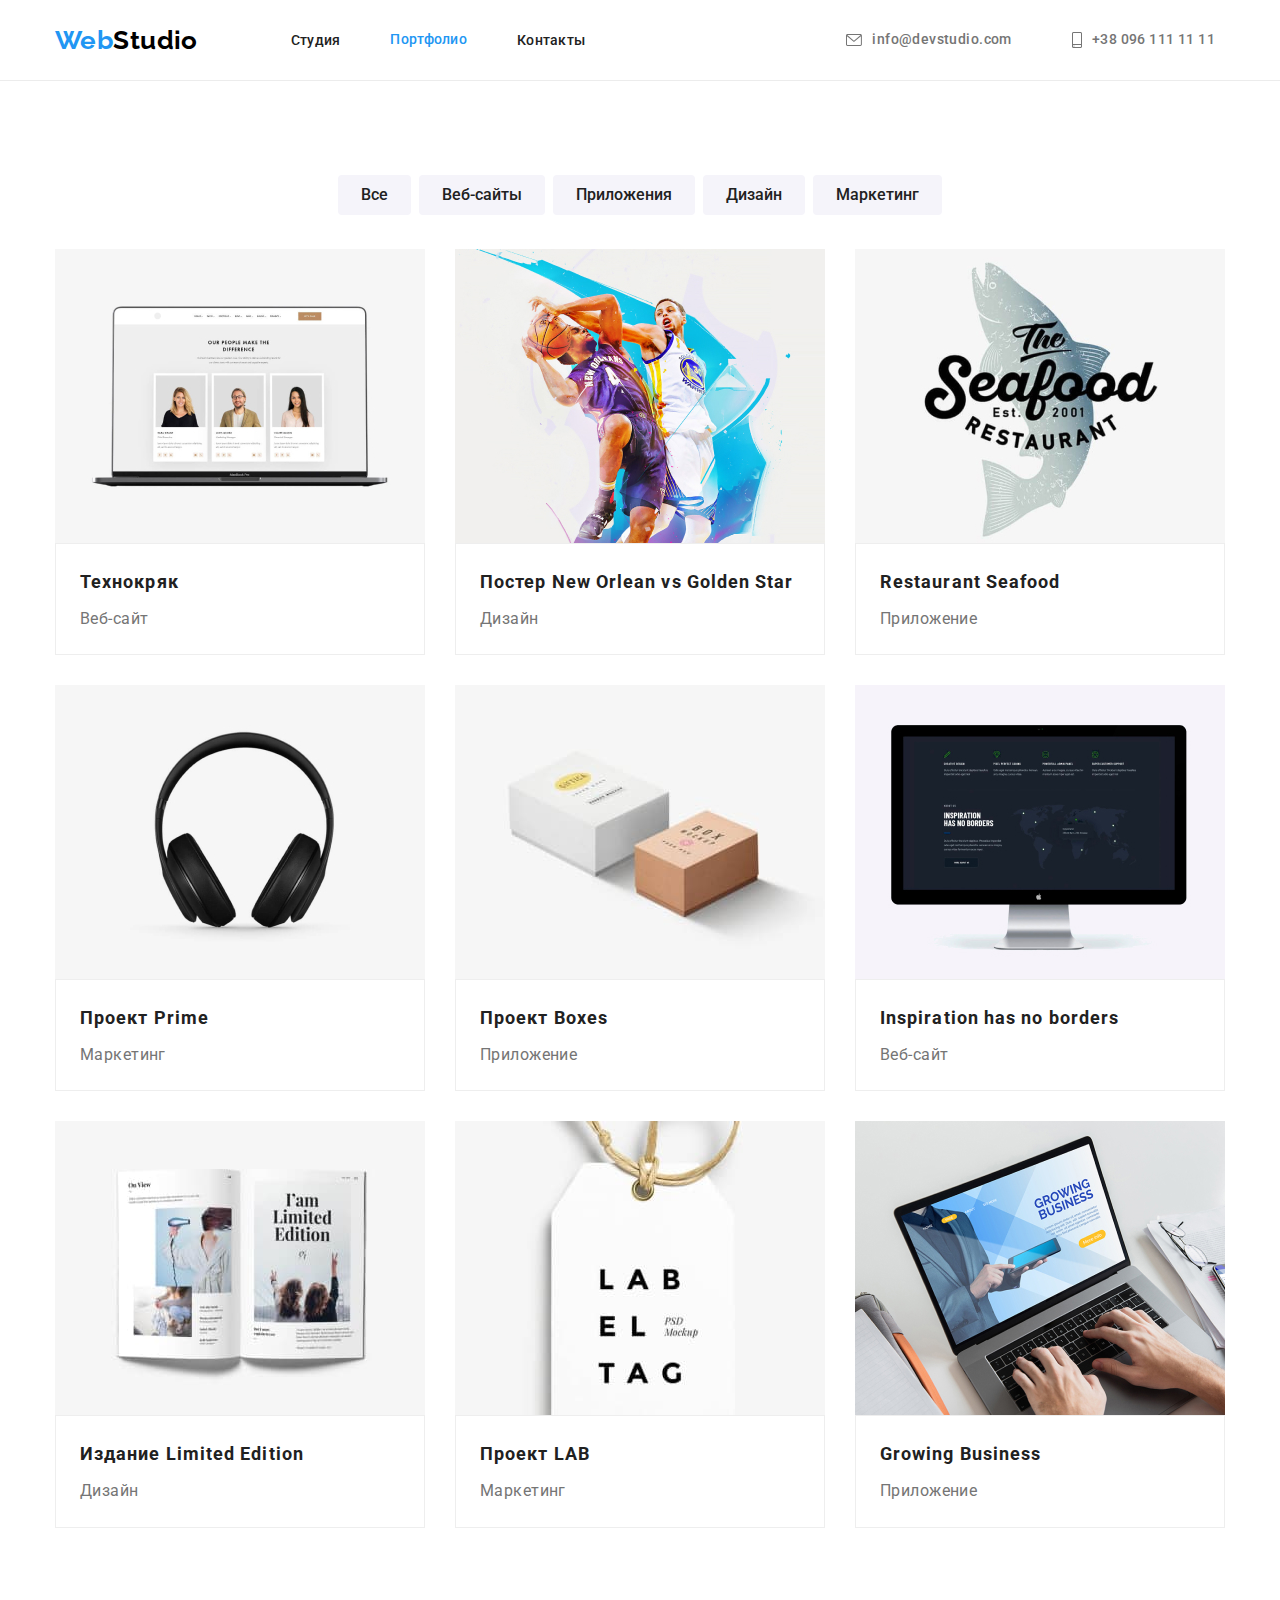
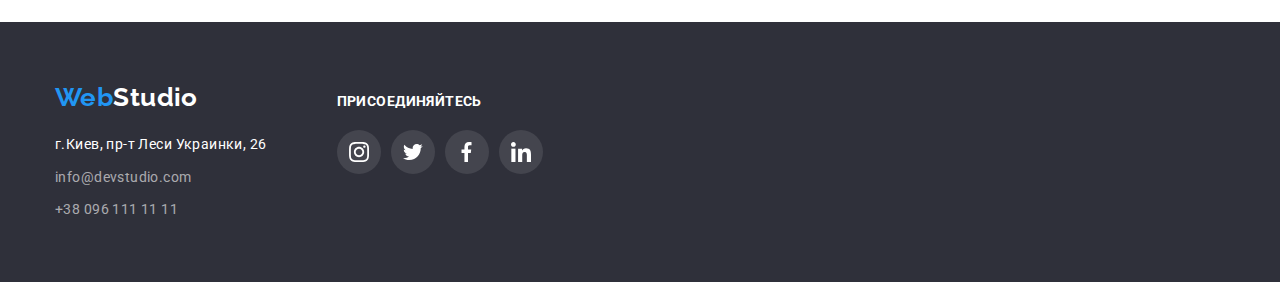
<file: portfolio.html>
<!DOCTYPE html>
<html lang="ru">
  <head>
    <meta charset="UTF-8" />
    <meta http-equiv="X-UA-Compatible" content="IE=edge" />
    <meta name="viewport" content="width=device-width, initial-scale=1.0" />
    <title>Документ</title>
    <link" rel="preconnect" href="https://fonts.googleapis.com" />
    <link rel="preconnect" href="https://fonts.gstatic.com" crossorigin />
    <link
      href="https://fonts.googleapis.com/css2?family=Raleway:wght@700&family=Roboto:wght@400;500;700;900&display=swap"
      rel="stylesheet"
    />
    <link
      rel="stylesheet"
      href="//cdnjs.cloudflare.com/ajax/libs/modern-normalize/1.1.0/modern-normalize.min.css"
    />
    <link rel="stylesheet" href="./css/styles.css" />
  </head>
  <body class="body">
    <header class="header">
      <div class="container header-container">
        <nav class="nav">
          <a lang="en" href="./index.html" class="logo">
            <span class="logo-accent">Web</span>Studio</a
          >
          <ul class="site-nav list">
            <li><a href="./index.html" class="link">Студия</a></li>
            <li>
              <a href="./portfolio.html" class="link current">Портфолио</a>
            </li>
            <li><a href="./portfolio.html" class="link">Контакты</a></li>
          </ul>
        </nav>
        <ul class="contact list">
          <li class="contact-list item">
            <a lang="en" href="mailto:info@devstudio.com" class="mailto">
              <svg class="icon-envelope" width="16px" height="12px">
                <use href="./images/symbol-defs.svg#icon-envelope"></use></svg
              >info@devstudio.com</a
            >
          </li>
          <li class="contact-list item">
            <a href="tel:+380961111111" class="phone"
              ><svg class="icon-tel" width="10px" height="16px">
                <use href="./images/symbol-defs.svg#icon-tel"></use>
              </svg>
              +38 096 111 11 11</a
            >
          </li>
        </ul>
      </div>
    </header>
    <main class="main">
      <section class="gallery">
        <div class="container">
          <h1 class="visually-hidden">Наши работы</h1>
          <ul class="btn-group">
            <li>
              <button class="button primary" type="button">Все</button>
            </li>
            <li>
              <button class="button primary" type="button">Веб-сайты</button>
            </li>
            <li>
              <button class="button primary" type="button">Приложения</button>
            </li>
            <li>
              <button class="button primary" type="button">Дизайн</button>
            </li>
            <li>
              <button class="button primary" type="button">Маркетинг</button>
            </li>
          </ul>
          <ul class="gallery-list">
            <li class="item">
              <a href="#" class="photo" target="_blank">
                <div class="gallery-picture">
                  <img
                    src="./images/img-5.jpg"
                    width="370"
                    alt="Фото команды"
                  />
                  <div class="gallery-overlay-text">
                    <p class="gallery-overlay">
                      Ресурс предлагает комплексные предложения с разным уровнем
                      функционала и сервисов. Все это позволит посетителю
                      получить исчерпывающие сведения о компании или частном
                      лице.
                    </p>
                  </div>
                </div>
                <div class="gallery-example">
                  <h2 class="gallery-title">Технокряк</h2>
                  <p class="example-work">Веб-сайт</p>
                </div>
              </a>
            </li>
            <li class="item">
              <a href="#" class="photo" target="_blank">
                <div class="gallery-picture">
                  <img
                    src="./images/img-6.jpg"
                    width="370"
                    alt="Фото спортсменов"
                  />
                  <div class="gallery-overlay-text">
                    <p class="gallery-overlay">
                      Ресурс предлагает комплексные предложения с разным уровнем
                      функционала и сервисов. Все это позволит посетителю
                      получить исчерпывающие сведения о компании или частном
                      лице.
                    </p>
                  </div>
                </div>
                <div class="gallery-example">
                  <h2 class="gallery-title">
                    Постер New Orlean vs Golden Star
                  </h2>
                  <p class="example-work">Дизайн</p>
                </div>
              </a>
            </li>
            <li class="item">
              <a href="#" class="photo" target="_blank">
                <div class="gallery-picture">
                  <img
                    src="./images/img-7.jpg"
                    width="370"
                    alt="Фото ресторана"
                  />
                  <div class="gallery-overlay-text">
                    <p class="gallery-overlay">
                      Ресурс предлагает комплексные предложения с разным уровнем
                      функционала и сервисов. Все это позволит посетителю
                      получить исчерпывающие сведения о компании или частном
                      лице.
                    </p>
                  </div>
                </div>
                <div class="gallery-example">
                  <h2 class="gallery-title">Restaurant Seafood</h2>
                  <p class="example-work">Приложение</p>
                </div>
              </a>
            </li>
            <li class="item">
              <a href="#" class="photo" target="_blank">
                <div class="gallery-picture">
                  <img
                    src="./images/img-8.jpg"
                    width="370"
                    alt="Фото ресторана"
                  />
                  <div class="gallery-overlay-text">
                    <p class="gallery-overlay">
                      Ресурс предлагает комплексные предложения с разным уровнем
                      функционала и сервисов. Все это позволит посетителю
                      получить исчерпывающие сведения о компании или частном
                      лице.
                    </p>
                  </div>
                </div>
                <div class="gallery-example">
                  <h2 class="gallery-title">Проект Prime</h2>
                  <p class="example-work">Маркетинг</p>
                </div>
              </a>
            </li>
            <li class="item">
              <a href="#" class="photo" target="_blank">
                <div class="gallery-picture">
                  <img
                    src="./images/img17.jpg"
                    width="370"
                    alt="Фото ресторана"
                  />
                  <div class="gallery-overlay-text">
                    <p class="gallery-overlay">
                      Ресурс предлагает комплексные предложения с разным уровнем
                      функционала и сервисов. Все это позволит посетителю
                      получить исчерпывающие сведения о компании или частном
                      лице.
                    </p>
                  </div>
                </div>
                <div class="gallery-example">
                  <h2 class="gallery-title">Проект Boxes</h2>
                  <p class="example-work">Приложение</p>
                </div>
              </a>
            </li>
            <li class="item">
              <a href="#" class="photo" target="_blank">
                <div class="gallery-picture">
                  <img
                    src="./images/img-10.jpg"
                    width="370"
                    alt="Фото ресторана"
                  />
                  <div class="gallery-overlay-text">
                    <p class="gallery-overlay">
                      Ресурс предлагает комплексные предложения с разным уровнем
                      функционала и сервисов. Все это позволит посетителю
                      получить исчерпывающие сведения о компании или частном
                      лице.
                    </p>
                  </div>
                </div>
                <div class="gallery-example">
                  <h2 class="gallery-title">Inspiration has no borders</h2>
                  <p class="example-work">Веб-сайт</p>
                </div>
              </a>
            </li>
            <li class="item">
              <a href="#" class="photo" target="_blank">
                <div class="gallery-picture">
                  <img
                    src="./images/img31.jpg"
                    width="370"
                    alt="Фото ресторана"
                  />
                  <div class="gallery-overlay-text">
                    <p class="gallery-overlay">
                      Ресурс предлагает комплексные предложения с разным уровнем
                      функционала и сервисов. Все это позволит посетителю
                      получить исчерпывающие сведения о компании или частном
                      лице.
                    </p>
                  </div>
                </div>
                <div class="gallery-example">
                  <h2 class="gallery-title">Издание Limited Edition</h2>
                  <p class="example-work">Дизайн</p>
                </div>
              </a>
            </li>
            <li class="item">
              <a href="#" class="photo" target="_blank">
                <div class="gallery-picture">
                  <img
                    src="./images/img32.jpg"
                    width="370"
                    alt="Фото ресторана"
                  />
                  <div class="gallery-overlay-text">
                    <p class="gallery-overlay">
                      Ресурс предлагает комплексные предложения с разным уровнем
                      функционала и сервисов. Все это позволит посетителю
                      получить исчерпывающие сведения о компании или частном
                      лице.
                    </p>
                  </div>
                </div>
                <div class="gallery-example">
                  <h2 class="gallery-title">Проект LAB</h2>
                  <p class="example-work">Маркетинг</p>
                </div>
              </a>
            </li>
            <li class="item">
              <a href="#" class="photo" target="_blank">
                <div class="gallery-picture">
                  <img
                    src="./images/img33.jpg"
                    width="370"
                    alt="Фото ресторана"
                  />
                  <div class="gallery-overlay-text">
                    <p class="gallery-overlay">
                      Ресурс предлагает комплексные предложения с разным уровнем
                      функционала и сервисов. Все это позволит посетителю
                      получить исчерпывающие сведения о компании или частном
                      лице.
                    </p>
                  </div>
                </div>
                <div class="gallery-example">
                  <h2 class="gallery-title">Growing Business</h2>
                  <p class="example-work">Приложение</p>
                </div>
              </a>
            </li>
          </ul>
        </div>
      </section>
    </main>
    <footer class="footer">
      <div class="container footer-container">
        <div class="locate">
          <a lang="en" href="./index.html" class="logo-footer"
            ><span class="logo-accent">Web</span>Studio</a
          >
          <address class="adress">
            <ul class="adress-list">
              <li class="adress-item">г.Киев, пр-т Леси Украинки, 26</li>
              <li>
                <a lang="en" href="mailto:info@devstudio.com" class="tel-item"
                  >info@devstudio.com</a
                >
              </li>
              <li>
                <a href="tel:+380961111111" class="tel-item"
                  >+38 096 111 11 11</a
                >
              </li>
            </ul>
          </address>
        </div>
        <div class="join">
          <h3 class="join-title">Присоединяйтесь</h3>
          <ul class="join-list">
            <li class="join-item">
              <a href="" class="join-social-net link">
                <svg class="join-icon" width="20" height="20">
                  <use href="./images/symbol-defs.svg#icon-instagram2" />
                </svg>
              </a>
            </li>
            <li class="join-item">
              <a href="" class="join-social-net link">
                <svg class="join-icon" width="20" height="20">
                  <use href="./images/symbol-defs.svg#icon-twitter" />
                </svg>
              </a>
            </li>
            <li class="join-item">
              <a href="" class="join-social-net link">
                <svg class="join-icon" width="20" height="20">
                  <use href="./images/symbol-defs.svg#icon-facebook" />
                </svg>
              </a>
            </li>
            <li class="join-item">
              <a href="" class="join-social-net link">
                <svg class="join-icon" width="20" height="20">
                  <use href="./images/symbol-defs.svg#icon-linkedin" />
                </svg>
              </a>
            </li>
          </ul>
        </div>
      </div>
    </footer>
    <script src="./js/modal.js"></script>
  </body>
</html>
</file>
<file: css/styles.css>
:root {
  --primary-text-color: #212121;
  --title-text-color: #757575;
  --secondary-title-text-color: #000000;
  --accent-color: #2196f3;
  --secondary-accent-color: #188ce8;
  --primary-white-color: #ffffff;
  --primary-background-color: #2f303a;
  --secondary-background-color: #f5f4fa;
  --timing-function: cubic-bezier(0.4, 0, 0.2, 1);
}

body {
  font-family: "Roboto", sans-serif;
  font-size: 14px;
  letter-spacing: 0.03em;
  color: var(--primary-text-color);
  background-color: var(--primary-white-color);
}

*,
*:before,
*:after {
  padding: 0px;
  margin: 0px;
  box-sizing: border-box;
}

ul {
  list-style: none;
  padding: 0px;
  margin: 0px;
}

h1,
h2,
h3,
h4,
h5,
h6,
p {
  margin-top: 0px;
  margin-bottom: 0px;
}

.site-nav {
  display: flex;
  align-items: center;
  justify-content: space-between;
  gap: 50px;
}

a {
  text-decoration: none;
}

.container {
  width: 1200px;
  padding-right: 15px;
  padding-left: 15px;
  margin-left: auto;
  margin-right: auto;
}

img {
  display: block;
  width: 100%;
  height: auto;
}

.header {
  border-bottom: 1px solid #ececec;
}

header.container {
  display: flex;
  align-items: center;
  justify-content: space-between;
}

.header-container {
  display: flex;
  align-items: center;
}

.nav {
  display: flex;
  align-items: center;
}

.logo {
  margin-right: 93px;
  padding-top: 24px;
  padding-bottom: 24px;
  text-decoration: none;
  font-family: "Raleway", sans-serif;
  font-weight: 700;
  font-size: 26px;
  line-height: 1.19;
  color: var(--secondary-title-text-color);
}

.logo-accent {
  color: var(--accent-color);
}

.link.current {
  display: block;
  padding-top: 32px;
  padding-bottom: 32px;
  color: var(--accent-color);
}

.link:hover,
.link:focus {
  color: var(--accent-color);
}

.link {
  font-weight: 500;
  font-size: 14px;
  line-height: 1.14;
  letter-spacing: 0.02em;
  color: var(--primary-text-color);
  transition: color 250ms var(--timing-function);
}

.contact {
  display: flex;
  align-items: center;
  gap: 50px;
  margin-left: auto;
}

.contact-list {
  display: flex;
  align-items: center;
  margin-right: 10px;
  gap: 10px;
}

.mailto {
  display: flex;
  align-items: center;
  padding-top: 32px;
  padding-bottom: 32px;
  font-weight: 500;
  font-size: 14px;
  line-height: 1.14;
  display: flex;
  align-items: center;
  color: var(--title-text-color);
  fill: currentColor;
  transition: color 250ms var(--timing-function);
}

.mailto:hover,
.mailto:focus {
  color: var(--accent-color);
}

.icon-envelope {
  margin-right: 10px;
}

.icon-envelope:hover,
.icon-envelope:focus {
  fill: var(--accent-color);
}

.phone {
  display: block;
  padding-top: 32px;
  padding-bottom: 32px;
  font-family: inherit;
  font-weight: 500;
  font-size: 14px;
  line-height: 1.14;
  display: flex;
  align-items: center;
  color: var(--title-text-color);
  fill: currentColor;
  transition: color 250ms var(--timing-function);
}

.phone:hover,
.phone:focus {
  color: var(--accent-color);
}

.icon-tel {
  margin-right: 10px;
}

.icon-tel:hover,
.icon-tel:focus {
  fill: var(--accent-color);
}

.hero {
  padding-top: 200px;
  padding-bottom: 200px;
  text-align: center;
  background-image: linear-gradient(
      to right,
      rgba(47, 48, 58, 0.4),
      rgba(47, 48, 58, 0.4)
    ),
    url(../images/herobg.jpg);
  background-color: var(--primary-background-color);
}

.overlay {
  max-width: 1600px;
  min-height: 600px;
  margin-left: auto;
  margin-right: auto;
  background-color: #c4c4c4;
  background-size: cover;
  background-repeat: no-repeat;
  background-position: center;
  text-align: center;
  outline: 1px solid black;
}

.hero-title {
  width: 696px;
  margin-bottom: 35px;
  margin-left: auto;
  margin-right: auto;
  font-weight: 900;
  font-size: 44px;
  text-transform: uppercase;
  line-height: 1.36;
  letter-spacing: 0.06em;
  color: var(--primary-white-color);
}

.button-primary:hover,
.button-primary:focus {
  background-color: var(--secondary-accent-color);
  color: var(--primary-white-color);
}

.button-primary {
  display: flex;
  align-items: center;
  text-align: center;
  justify-content: center;
  padding: 10px 22px;
  margin-bottom: 0px;
  margin-left: auto;
  margin-right: auto;
  border: none;
  border-radius: 4px;
  width: 200px;
  font-family: inherit;
  cursor: pointer;
  font-weight: 700;
  font-size: 16px;
  line-height: 1.88;
  letter-spacing: 0.06em;
  color: var(--primary-white-color);
  background-color: var(--accent-color);
  transition: background-color 250ms var(--timing-function);
}

.button {
  gap: 8px;
  padding: 8px 22px;
  color: var(--primary-text-color);
  background-color: var(--secondary-background-color);
  border: none;
}

.button.primary {
  display: flex;
  align-items: center;
  text-align: center;
  min-width: 73px;
  border-radius: 4px;
  margin-left: 0px;
  font-family: inherit;
  cursor: pointer;
  font-weight: 500;
  font-size: 16px;
  line-height: 1.6;
  color: var(--primary-white-color);
  background-color: var(--accent-color);
}

.btn-group .button:hover,
.btn-group .button:focus {
  color: var(--primary-white-color);
  background-color: var(--accent-color);
  box-shadow: 0px 4px 4px rgba(0, 0, 0, 0.15);
}

.btn-group {
  display: flex;
  align-items: center;
  justify-content: center;
  flex-wrap: wrap;
  gap: 8px;
  margin-bottom: 34px;
}

.btn-group .button {
  text-align: center;
  padding: 6px 22px;
  border: 1px solid transparent;
  border-radius: 4px;
  font-family: inherit;
  cursor: pointer;
  font-weight: 500;
  font-size: 16px;
  line-height: 1.6;
  color: var(--primary-text-color);
  background-color: var(--secondary-background-color);
  transition: background-color 250ms var(--timing-function),
    color 250ms var(--timing-function), box-shadow 250ms var(--timing-function);
}

.btn-group:nth-last-child(3) {
  margin-right: 0px;
}

.backdrop {
  position: fixed;
  top: 0px;
  left: 0px;
  width: 100%;
  height: 100%;
  background-color: rgba(0, 0, 0, 0.2);
  opacity: 1;
}

.backdrop.is-hidden {
  opacity: 0;
  pointer-events: none;
  visibility: hidden;
  transition: transform 250ms var(--timing-function),
    opacity 250ms var(--timing-function),
    visibility 250ms var(--timing-function);
}

.modal {
  display: flex;
  position: absolute;
  top: 50%;
  left: 50%;
  width: 528px;
  height: 581px;
  padding: 15px;
  background-color: var(--primary-white-color);
  box-shadow: 0px 1px 3px rgba(0, 0, 0, 0.12), 0px 1px 1px rgba(0, 0, 0, 0.14),
    0px 2px 1px rgba(0, 0, 0, 0.2);
  border-radius: 4px;
  opacity: 1;
  transform: translate(-50%, -50%) scale(1);
}

.backdrop.is-hidden .modal {
  transform: translate(-50%, -50%) scale(0.8);
}

.modal-close {
  width: 11px;
  height: 11px;
  fill: var(--secondary-title-text-color);
}

.button-modal {
  display: flex;
  width: 30px;
  height: 30px;
  cursor: pointer;
  border-radius: 50%;
  border: 1px solid rgba(0, 0, 0, 0.1);
  align-items: center;
  justify-content: center;
  top: 8px;
  right: 8px;
  position: absolute;
}

/* наш особенност*/
section {
  padding-top: 94px;
  padding-bottom: 94px;
}

.section .features {
  margin-bottom: 0px;
  background-color: var(--primary-white-color);
}

.section.features .container {
  display: flex;
  align-items: center;
  justify-content: space-between;
}

.visually-hidden {
  border: 0;
  padding: 0;
  position: absolute;
  white-space: nowrap;
  width: 1px;
  height: 1px;
  overflow: hidden;
  clip: rect(0 0 0 0);
  clip-path: inset(50%);
  margin: -1px;
}

.features-list {
  display: flex;
  align-items: center;
  justify-content: space-between;
  gap: 30px;
}

.features-icon {
  display: flex;
  align-items: center;
  justify-content: center;
  width: 270px;
  height: 120px;
  margin-bottom: 30px;
  border-radius: 4px;
  background-color: var(--secondary-background-color);
  background-position: center;
}

.features-title {
  text-align: start;
  margin-top: 0px;
  margin-bottom: 10px;
  font-weight: 700;
  font-size: 14px;
  line-height: 1.14;
  text-transform: uppercase;
  color: var(--primary-text-color);
}

.features-text {
  text-align: start;
  margin-top: 0px;
  font-weight: 400;
  font-size: 14px;
  line-height: 1.7;
  color: var(--title-text-color);
}

.features-item:not(:last child) {
  margin-right: 30px;
}

.item:not(:last child) {
  margin-right: 30px;
}

.section.work {
  margin-top: 0px;
  padding-top: 0px;
  padding-bottom: 94px;
}

.work-title {
  display: flex;
  text-align: center;
  justify-content: center;
  margin-right: auto;
  margin-bottom: 50px;
  font-weight: 700;
  font-size: 36px;
  line-height: 1.17;
  color: var(--primary-text-color);
}

.work-list {
  display: flex;
  align-items: center;
  justify-content: space-between;
  gap: 30px;
}

.work-ad {
  position: relative;
}

.ad {
  position: absolute;
  bottom: 0px;
  display: flex;
  align-items: center;
  justify-content: center;
  width: 100%;
  height: 70px;
  background: rgba(47, 48, 58, 0.8);
}

.ad-name {
  font-weight: 700;
  font-size: 14px;
  line-height: 1.14;
  text-align: center;
  align-items: center;
  letter-spacing: 0.03em;
  text-transform: uppercase;
  color: var(--primary-white-color);
}

.clients {
  padding-top: 94px;
  padding-bottom: 126px;
  background-color: var(--primary-white-color);
}

.clients-title {
  text-align: center;
  margin-bottom: 50px;
  font-weight: 700;
  font-size: 36px;
  line-height: 1.17;
  letter-spacing: 0.03em;
  color: var(--primary-text-color);
}

.clients-list {
  display: flex;
  align-items: center;
  gap: 30px;
}

.clients-item {
  display: flex;
  align-items: center;
  justify-content: center;
}

.clients-link {
  display: flex;
  align-items: center;
  justify-content: center;
  width: 170px;
  height: 92px;
  border: 1px solid #afb1b8;
  border-radius: 4px;
  fill: #afb1b8;
  transition: fill 250ms var(--timing-function),
    border-color 250ms var(--timing-function);
}

.clients-link:hover,
.clients-link:focus {
  border-color: var(--accent-color);
  fill: var(--accent-color);
}
.section-team {
  padding-top: 94px;
  padding-bottom: 94px;
  background-color: var(--secondary-background-color);
}

.section-title {
  text-align: center;
  margin-bottom: 49px;
  font-weight: 700;
  font-size: 36px;
  line-height: 1.17;
  letter-spacing: 0.03em;
  color: var(--primary-text-color);
}

.team-list {
  display: flex;
  align-items: center;
  gap: 30px;
}

.team-item {
  width: 270px;
  height: 428px;
  box-shadow: 0px 1px 3px rgba(0, 0, 0, 0.12), 0px 1px 1px rgba(0, 0, 0, 0.14),
    0px 2px 1px rgba(0, 0, 0, 0.2);
  border-radius: 0px 0px 4px 4px;
  background-color: var(--primary-white-color);
}

.team {
  padding-top: 30px;
  padding-bottom: 30px;
  padding-right: 30px;
  padding-left: 30px;
}

.team-title {
  margin-bottom: 10px;
  align-content: center;
  text-align: center;
  justify-content: center;
  font-weight: 500;
  font-size: 16px;
  line-height: 1.18;
  color: var(--primary-text-color);
}

.vocation {
  margin-bottom: 16px;
  text-align: center;
  font-weight: 400;
  font-size: 16px;
  line-height: 1.18;
  color: var(--title-text-color);
}

.list-net {
  display: flex;
  align-items: center;
  justify-content: space-around;
  margin-top: 0px;
  margin-left: auto;
  margin-right: auto;
  gap: 10px;
}

.list-net-item {
  display: flex;
  align-items: center;
  justify-content: center;
  width: 44px;
  height: 44px;
  border-radius: 50%;
  cursor: pointer;
  background-color: var(--primary-white-color);
  fill: #afb1b8;
}

.list-net-item.one {
  width: 44px;
  border-radius: 50%;
}

.social-net.link {
  display: flex;
  align-items: center;
  justify-content: center;
  width: 44px;
  height: 44px;
  border-radius: 50%;
  fill: #afb1b8;
  transition: fill 250ms var(--timing-function),
    background-color 250ms var(--timing-function);
}

.social-net.link:hover,
.social-net.link:focus {
  background-color: var(--accent-color);
  fill: var(--primary-white-color);
}

.gallery {
  padding-top: 94px;
  padding-bottom: 94px;
}

.gallery.container {
  width: 1200px;
  padding-left: 15px;
  padding-right: 15px;
  margin-left: auto;
}

.gallery-title-hidden {
  display: none;
}

.gallery-title {
  margin-bottom: 4px;
  font-weight: 700;
  font-size: 18px;
  line-height: 2;
  letter-spacing: 0.06em;
  color: var(--primary-text-color);
}

.gallery-example {
  border: 1px solid #eeeeee;
  padding-top: 20px;
  padding-bottom: 20px;
  padding-left: 24px;
  padding-right: 24px;
}

.gallery-item {
  width: 370px;
  border-radius: 4px;
}

.gallery-item:nth-child(3) {
  margin-right: 0px;
}

.gallery-item:nth-last-child(3) {
  margin-bottom: 0px;
}

.gallery-list {
  display: flex;
  flex-wrap: wrap;
  gap: 30px;
}

.example-work {
  font-weight: 400;
  font-size: 16px;
  line-height: 1.9;
  color: var(--title-text-color);
}

.photo {
  display: inline-block;
  text-decoration: none;
  transition: box-shadow 250ms var(--timing-function);
}

.photo:hover,
.photo:focus {
  box-shadow: 0px 4px 4px rgba(0, 0, 0, 0.15);
}

.gallery-overlay-text {
  position: absolute;
  top: 0;
  left: 0;
  width: 100%;
  height: 100%;
  color: var(--primary-white-color);
  background-color: rgba(33, 150, 243, 0.9);
  transform: translateY(100%);
  transition: transform 250ms cubic-bezier(0.4, 0, 0.2, 1);
  padding: 63px 24px;
}

.gallery-overlay {
  font-weight: 400;
  font-size: 18px;
  line-height: 1.56;
  letter-spacing: 0.03em;
  text-align: start;
}

.gallery-picture {
  position: relative;
  overflow: hidden;
}

.photo:hover .gallery-overlay-text,
.photo:focus .gallery-overlay-text {
  transform: translateY(0%);
}

.footer {
  padding-top: 60px;
  padding-bottom: 60px;
  margin-bottom: 0px;
  background-color: var(--primary-background-color);
}

.footer .logo-footer {
  display: inline-block;
  font-family: "Raleway";
  font-style: normal;
  margin-bottom: 20px;
  font-weight: 700;
  font-size: 26px;
  line-height: 1.19;
  text-decoration: none;
  color: var(--primary-white-color);
}

.locate {
  margin-right: 70px;
}

.adress {
  font-style: normal;
}

.adress-item:hover,
.adress-item:focus {
  color: var(--accent-color);
}

.adress-list {
  display: flex;
  flex-direction: column;
  gap: 9px;
}

.adress-item {
  font-size: 14px;
  line-height: 1.7;
  color: var(--primary-white-color);
  transition: color 250ms var(--timing-function);
}

.mailto-item {
  font-size: 14px;
  line-height: 1.7;
  letter-spacing: 0.02em;
  color: rgba(255, 255, 255, 0.6);
  transition: color 250ms var(--timing-function);
}

.mailto-item:hover,
.mailto-item:focus {
  color: var(--accent-color);
}

.tel-item {
  font-family: inherit;
  font-size: 14px;
  line-height: 1.7;
  color: rgba(255, 255, 255, 0.6);
  transition: color 250ms var(--timing-function);
}

.tel-item:hover,
.tel-item:focus {
  color: var(--accent-color);
}

footer.container {
  display: flex;
  align-items: center;
  justify-content: center;
}

.footer-container {
  display: flex;
  align-items: baseline;
}

.join-title {
  margin-bottom: 20px;
  padding-top: 0px;
  padding-bottom: 0px;
  font-weight: 700;
  font-size: 14px;
  line-height: 1.14;
  letter-spacing: 0.03em;
  text-transform: uppercase;
  color: var(--primary-white-color);
}

.join-list {
  display: flex;
  align-items: center;
  justify-content: space-around;
  gap: 10px;
  width: 206px;
  height: 45px;
}

.join-item {
  gap: 10px;
}

.join-social-net.link {
  display: flex;
  align-items: center;
  justify-content: center;
  border-radius: 50%;
  width: 44px;
  height: 44px;
  background-color: rgba(255, 255, 255, 0.1);
  fill: currentColor;
  transition: background-color 250ms var(--timing-function);
}

.join-social-net.link:hover,
.join-social-net.link:focus {
  background-color: var(--accent-color);
}

.join-icon {
  fill: var(--primary-white-color);
}
</file>
